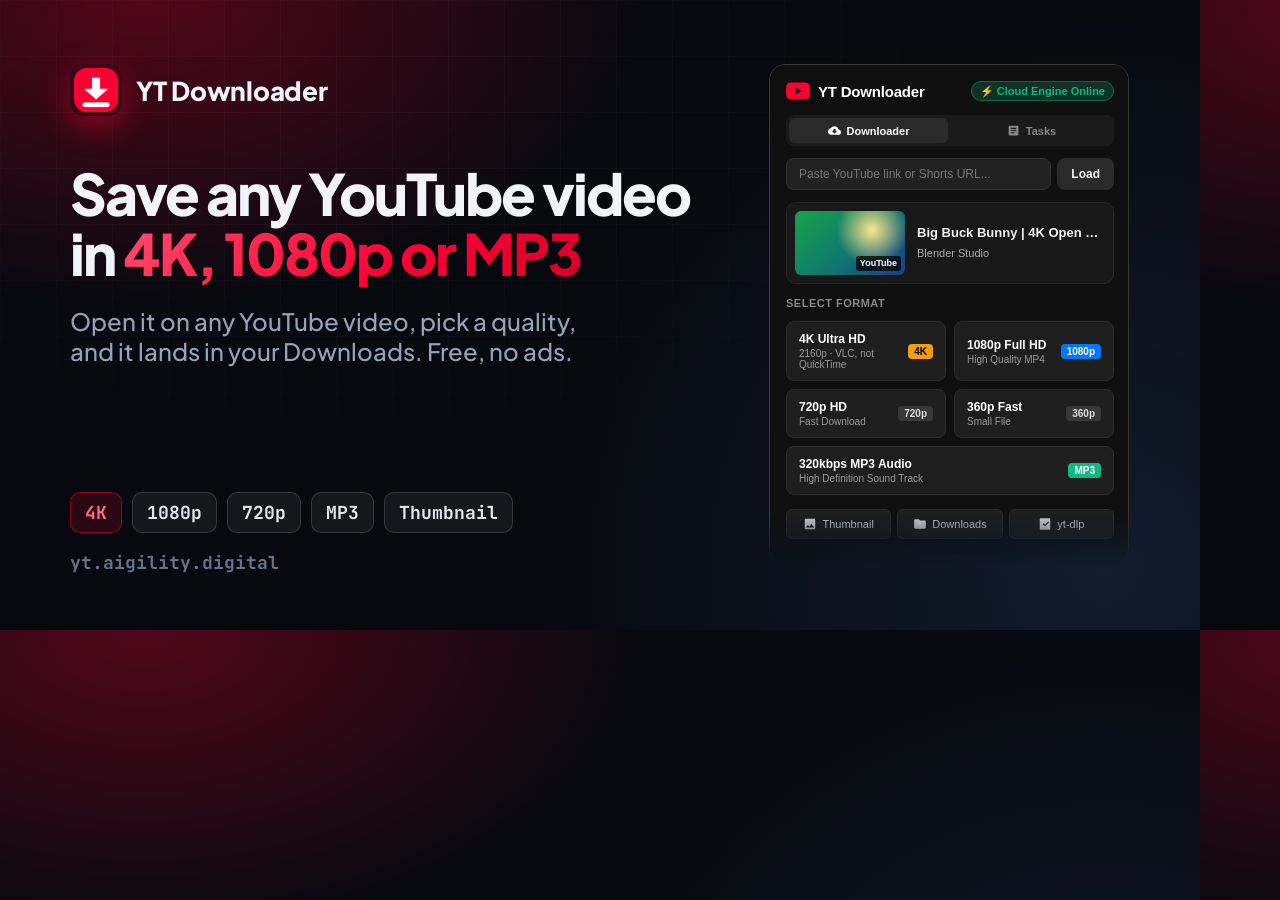
<file: landing/og-image.html>
<!DOCTYPE html>
<!--
  Source for the Open Graph / social preview image (landing/og.png, 1200x630).
  The popup on the right is the real one: og-popup.html (generated from popup/popup.html).
  Re-render after editing:
    "/Applications/Microsoft Edge.app/Contents/MacOS/Microsoft Edge" --headless=new \
      --user-data-dir="$(mktemp -d)" --hide-scrollbars --force-device-scale-factor=1 \
      --window-size=1200,630 --virtual-time-budget=6000 \
      --screenshot="$PWD/landing/og.png" "file://$PWD/landing/og-image.html"
-->
<html lang="en">
<head>
<meta charset="UTF-8">
<title>YT Downloader social image</title>
<link href="https://fonts.googleapis.com/css2?family=Plus+Jakarta+Sans:wght@500;600;700;800&family=JetBrains+Mono:wght@700&display=swap" rel="stylesheet">
<style>
  * { box-sizing: border-box; margin: 0; padding: 0; }
  html, body { width: 1200px; height: 630px; overflow: hidden; }
  body {
    font-family: 'Plus Jakarta Sans', -apple-system, sans-serif;
    color: #f1f5f9;
    background:
      radial-gradient(ellipse 60% 70% at 12% 0%, rgba(255, 0, 51, 0.30), transparent 70%),
      radial-gradient(circle at 92% 90%, rgba(96, 165, 250, 0.12), transparent 45%),
      #07090f;
    position: relative;
    -webkit-font-smoothing: antialiased;
  }
  body::after {
    content: ""; position: absolute; inset: 0; pointer-events: none;
    background-image: linear-gradient(rgba(255,255,255,0.03) 1px, transparent 1px), linear-gradient(90deg, rgba(255,255,255,0.03) 1px, transparent 1px);
    background-size: 56px 56px;
    mask-image: radial-gradient(ellipse 80% 80% at 30% 20%, #000 20%, transparent 75%);
  }
  .wrap { position: relative; z-index: 1; display: grid; grid-template-columns: 1fr 362px; gap: 52px; height: 100%; padding: 64px 70px 56px; }
  .left { display: flex; flex-direction: column; }
  .brand { display: flex; align-items: center; gap: 14px; font-weight: 800; font-size: 26px; letter-spacing: -0.01em; }
  .brand img { width: 52px; height: 52px; border-radius: 14px; box-shadow: 0 10px 30px rgba(255, 0, 51, 0.45); }
  h1 { margin-top: 48px; font-size: 57px; line-height: 1.05; font-weight: 800; letter-spacing: -0.035em; }
  h1 .grad { background: linear-gradient(135deg, #ff4d6d, #ff0033 60%, #d4002b); -webkit-background-clip: text; background-clip: text; color: transparent; }
  .sub { margin-top: 22px; font-size: 24px; color: #94a3b8; font-weight: 500; }
  .chips { margin-top: auto; display: flex; gap: 10px; }
  .chip { font-family: 'JetBrains Mono', monospace; font-weight: 700; font-size: 18px; padding: 8px 14px; border-radius: 10px; background: rgba(255,255,255,0.06); border: 1px solid rgba(255,255,255,0.14); color: #e2e8f0; }
  .chip.hot { background: rgba(255, 0, 51, 0.14); border-color: rgba(255, 0, 51, 0.45); color: #ff6b85; }
  .url { margin-top: 18px; font-family: 'JetBrains Mono', monospace; font-size: 18px; color: #64748b; font-weight: 700; }

  .right { display: flex; align-items: flex-start; justify-content: center; }
  /* The real extension popup (og-popup.html + popup/popup.css), cropped and faded at the bottom */
  .popup { width: 360px; height: 500px; border: 1px solid rgba(255,255,255,0.16); border-radius: 16px; background: #0f0f0f;
           box-shadow: 0 30px 70px rgba(0,0,0,0.55), 0 0 0 6px rgba(255,255,255,0.03);
           -webkit-mask-image: linear-gradient(#000 90%, transparent); mask-image: linear-gradient(#000 90%, transparent); }
</style>
</head>
<body>
  <div class="wrap">
    <div class="left">
      <div class="brand"><img src="../icons/icon128.png" alt="">YT Downloader</div>
      <h1>Save any YouTube video<br>in <span class="grad">4K, 1080p or MP3</span></h1>
      <p class="sub">Open it on any YouTube video, pick a quality,<br>and it lands in your Downloads. Free, no ads.</p>
      <div class="chips"><span class="chip hot">4K</span><span class="chip">1080p</span><span class="chip">720p</span><span class="chip">MP3</span><span class="chip">Thumbnail</span></div>
      <div class="url">yt.aigility.digital</div>
    </div>
    <div class="right">
      <iframe class="popup" src="og-popup.html" title=""></iframe>
    </div>
  </div>
</body>
</html>
</file>
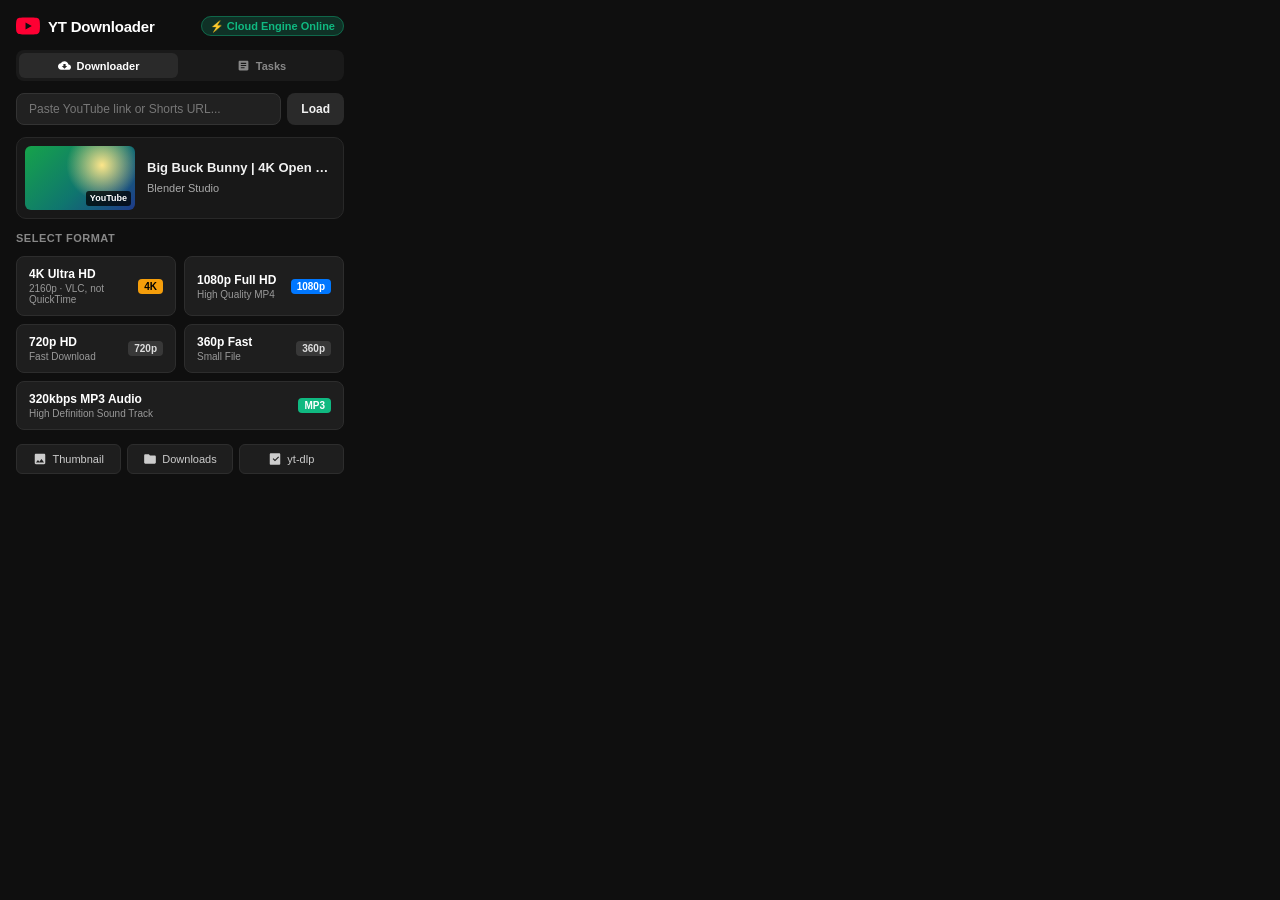
<file: landing/og-popup.html>
<!DOCTYPE html>
<!-- Static copy of the real extension popup, used inside og-image.html.
     Generated from popup/popup.html; styled by the real popup/popup.css. -->
<html lang="en"><head><meta charset="UTF-8"><link rel="stylesheet" href="../popup/popup.css">
<style>body { overflow: hidden; }</style></head>
<body><div class="app-container"><header class="app-header">
      <div class="brand">
        <svg class="yt-icon" viewBox="0 0 24 24">
          <path fill="#FF0033" d="M23.498 6.186a3.016 3.016 0 0 0-2.122-2.136C19.505 3.545 12 3.545 12 3.545s-7.505 0-9.377.505A3.017 3.017 0 0 0 .502 6.186C0 8.07 0 12 0 12s0 3.93.502 5.814a3.016 3.016 0 0 0 2.122 2.136c1.871.505 9.376.505 9.376.505s7.505 0 9.377-.505a3.015 3.015 0 0 0 2.122-2.136C24 15.93 24 12 24 12s0-3.93-.502-5.814zM9.545 15.568V8.432L15.818 12l-6.273 3.568z"/>
        </svg>
        <span class="brand-title">YT Downloader</span>
      </div>
      <div class="header-actions">
        <span class="badge badge-connected">⚡ Cloud Engine Online</span>
      </div>
    </header><div class="tabs-header">
      <button class="tab-btn active">
        <svg viewBox="0 0 24 24" class="tab-icon"><path fill="currentColor" d="M19.35 10.04C18.67 6.59 15.64 4 12 4 9.11 4 6.6 5.64 5.35 8.04 2.34 8.36 0 10.91 0 14c0 3.31 2.69 6 6 6h13c2.76 0 5-2.24 5-5 0-2.64-2.05-4.78-4.65-4.96zM17 13l-5 5-5-5h3V9h4v4h3z"/></svg>
        <span>Downloader</span>
      </button>
      <button class="tab-btn">
        <svg viewBox="0 0 24 24" class="tab-icon"><path fill="currentColor" d="M19 3H5c-1.1 0-2 .9-2 2v14c0 1.1.9 2 2 2h14c1.1 0 2-.9 2-2V5c0-1.1-.9-2-2-2zm-5 14H7v-2h7v2zm3-4H7v-2h10v2zm0-4H7V7h10v2z"/></svg>
        <span>Tasks</span>
        <span class="tab-badge hidden">0</span>
      </button>
    </div><div class="url-input-container">
        <input type="text" placeholder="Paste YouTube link or Shorts URL..." />
        <button class="btn btn-secondary">Load</button>
      </div><div class="video-card">
        <div class="thumbnail-wrapper">
          <div style="width:100%;height:100%;background:radial-gradient(circle at 70% 30%,#fde68a,transparent 40%),linear-gradient(135deg,#16a34a,#0f766e 55%,#1e3a8a)"></div>
          <span class="thumbnail-badge">YouTube</span>
        </div>
        <div class="video-info">
          <h3>Big Buck Bunny | 4K Open Movie</h3>
          <p>Blender Studio</p>
        </div>
      </div><div class="download-section">
        <div class="section-label">Select Format</div>

        <div class="options-grid">
          
          <button class="dl-card" data-quality="4k">
            <div class="dl-card-content">
              <span class="dl-card-title">4K Ultra HD</span>
              <span class="dl-card-sub">2160p · VLC, not QuickTime</span>
            </div>
            <span class="chip chip-gold">4K</span>
          </button>

          
          <button class="dl-card" data-quality="1080p">
            <div class="dl-card-content">
              <span class="dl-card-title">1080p Full HD</span>
              <span class="dl-card-sub">High Quality MP4</span>
            </div>
            <span class="chip chip-blue">1080p</span>
          </button>

          
          <button class="dl-card" data-quality="720p">
            <div class="dl-card-content">
              <span class="dl-card-title">720p HD</span>
              <span class="dl-card-sub">Fast Download</span>
            </div>
            <span class="chip chip-gray">720p</span>
          </button>

          
          <button class="dl-card" data-quality="360p">
            <div class="dl-card-content">
              <span class="dl-card-title">360p Fast</span>
              <span class="dl-card-sub">Small File</span>
            </div>
            <span class="chip chip-gray">360p</span>
          </button>

          
          <button class="dl-card" data-quality="mp3" style="grid-column: span 2;">
            <div class="dl-card-content">
              <span class="dl-card-title">320kbps MP3 Audio</span>
              <span class="dl-card-sub">High Definition Sound Track</span>
            </div>
            <span class="chip chip-green">MP3</span>
          </button>
        </div>

        
        <div class="quick-tools">
          <button class="tool-btn" title="Save MaxRes Thumbnail">
            <svg viewBox="0 0 24 24"><path fill="currentColor" d="M21 19V5c0-1.1-.9-2-2-2H5c-1.1 0-2 .9-2 2v14c0 1.1.9 2 2 2h14c1.1 0 2-.9 2-2zM8.5 13.5l2.5 3.01L14.5 12l4.5 6H5l3.5-4.5z"/></svg>
            Thumbnail
          </button>
          <button class="tool-btn" title="Open Downloads Folder">
            <svg viewBox="0 0 24 24"><path fill="currentColor" d="M10 4H4c-1.1 0-1.99.9-1.99 2L2 18c0 1.1.9 2 2 2h16c1.1 0 2-.9 2-2V8c0-1.1-.9-2-2-2h-8l-2-2z"/></svg>
            Downloads
          </button>
          <button class="tool-btn" title="Copy CLI Command">
            <svg viewBox="0 0 24 24"><path fill="currentColor" d="M19 2h-14c-1.11 0-2 .9-2 2v16c0 1.1.89 2 2 2h14c1.1 0 2-.9 2-2V4c0-1.1-.9-2-2-2zm-7 14l-4-4 1.41-1.41L12 13.17l5.59-5.59L19 9l-7 7z"/></svg>
            yt-dlp
          </button>
        </div>
      </div></div></body></html>
</file>
<file: popup/popup.css>
/* popup.css - Native Downloader Dark Theme */

* {
  box-sizing: border-box;
  margin: 0;
  padding: 0;
}

body {
  width: 360px;
  background-color: #0f0f0f;
  color: #f1f1f1;
  font-family: -apple-system, BlinkMacSystemFont, "Segoe UI", Roboto, "YouTube Sans", Helvetica, Arial, sans-serif;
  font-size: 13px;
  line-height: 1.4;
  overflow-x: hidden;
  user-select: none;
}

.app-container {
  padding: 14px 16px;
  display: flex;
  flex-direction: column;
  gap: 12px;
}

/* Header */
.app-header {
  display: flex;
  align-items: center;
  justify-content: space-between;
}

.brand {
  display: flex;
  align-items: center;
  gap: 8px;
}

.yt-icon {
  width: 24px;
  height: 24px;
}

.brand-title {
  font-size: 15px;
  font-weight: 700;
  letter-spacing: -0.2px;
  color: #ffffff;
}

.badge {
  font-size: 11px;
  font-weight: 600;
  padding: 3px 8px;
  border-radius: 12px;
}

.badge-connected {
  background: rgba(16, 185, 129, 0.2);
  color: #10b981;
  border: 1px solid rgba(16, 185, 129, 0.4);
}

.badge-ready {
  background: rgba(62, 166, 255, 0.18);
  color: #3ea6ff;
  border: 1px solid rgba(62, 166, 255, 0.35);
}

.badge-offline {
  background: rgba(239, 68, 68, 0.2);
  color: #ef4444;
  border: 1px solid rgba(239, 68, 68, 0.4);
}

.badge-checking {
  display: inline-flex;
  align-items: center;
  gap: 5px;
  background: rgba(255, 255, 255, 0.06);
  color: #aaaaaa;
  border: 1px solid #333333;
}

/* Spinner (shared) */
.spinner {
  display: inline-block;
  flex: none;
  width: 12px;
  height: 12px;
  border: 2px solid rgba(255, 255, 255, 0.2);
  border-top-color: currentColor;
  border-radius: 50%;
  animation: spin 0.7s linear infinite;
}

.badge .spinner {
  width: 9px;
  height: 9px;
  border-width: 1.5px;
}

.btn .spinner {
  vertical-align: -2px;
  margin-right: 6px;
}

@keyframes spin {
  to { transform: rotate(360deg); }
}

/* Engine Offline Alert */
.engine-alert {
  background: #1e1818;
  border: 1px solid #4a2020;
  border-radius: 10px;
  padding: 12px;
  display: flex;
  flex-direction: column;
  gap: 6px;
}

.engine-alert-header {
  font-weight: 700;
  color: #ff6b6b;
  font-size: 12px;
}

.engine-alert p {
  font-size: 11px;
  color: #bbbbbb;
  line-height: 1.4;
}

.code-pill {
  display: flex;
  align-items: center;
  justify-content: space-between;
  background: #0f0f0f;
  border: 1px solid #332020;
  border-radius: 6px;
  padding: 6px 8px;
  font-family: monospace;
  font-size: 11px;
  color: #3ea6ff;
}

.mini-btn {
  background: #ff0033;
  color: #fff;
  border: none;
  border-radius: 4px;
  padding: 2px 8px;
  font-size: 10px;
  font-weight: 600;
  cursor: pointer;
}

.mini-btn:hover {
  background: #cc0029;
}

/* URL Input */
.url-input-container {
  display: flex;
  gap: 6px;
}

.url-input-container input {
  flex: 1;
  background: #212121;
  border: 1px solid #333333;
  color: #ffffff;
  padding: 8px 12px;
  border-radius: 8px;
  font-size: 12px;
  outline: none;
  transition: border-color 0.15s;
}

.url-input-container input:focus {
  border-color: #ff0033;
}

.url-input-container input::placeholder {
  color: #777777;
}

.btn {
  border: none;
  cursor: pointer;
  font-weight: 600;
  font-size: 12px;
  border-radius: 8px;
  padding: 8px 14px;
  transition: background 0.15s, transform 0.1s;
}

.btn:active {
  transform: scale(0.98);
}

.btn:disabled {
  opacity: 0.75;
  cursor: default;
  transform: none;
}

.btn-secondary {
  background: #2a2a2a;
  color: #f1f1f1;
}

.btn-secondary:hover {
  background: #383838;
}

/* Video Card */
.video-card {
  display: flex;
  gap: 12px;
  background: #181818;
  border: 1px solid #282828;
  border-radius: 10px;
  padding: 8px;
  align-items: center;
}

.thumbnail-wrapper {
  position: relative;
  width: 110px;
  height: 64px;
  border-radius: 6px;
  overflow: hidden;
  flex-shrink: 0;
  background: #000;
}

.thumbnail-wrapper img {
  width: 100%;
  height: 100%;
  object-fit: cover;
}

.thumbnail-badge {
  position: absolute;
  bottom: 4px;
  right: 4px;
  background: rgba(0, 0, 0, 0.75);
  color: #fff;
  font-size: 9px;
  font-weight: 600;
  padding: 1px 4px;
  border-radius: 3px;
}

.video-info {
  flex: 1;
  min-width: 0;
}

.video-info h3 {
  font-size: 13px;
  font-weight: 600;
  color: #f1f1f1;
  white-space: nowrap;
  overflow: hidden;
  text-overflow: ellipsis;
  margin-bottom: 4px;
}

.video-info p {
  font-size: 11px;
  color: #aaaaaa;
  white-space: nowrap;
  overflow: hidden;
  text-overflow: ellipsis;
}

/* Progress Card */
.progress-card {
  background: #162238;
  border: 1px solid #1f3b6d;
  border-radius: 10px;
  padding: 12px;
  display: flex;
  flex-direction: column;
  gap: 6px;
  animation: fadeIn 0.2s;
}

.progress-header {
  display: flex;
  justify-content: space-between;
  align-items: center;
  gap: 8px;
  font-size: 12px;
  font-weight: 600;
  color: #3ea6ff;
}

.progress-title {
  display: inline-flex;
  align-items: center;
  gap: 7px;
  min-width: 0;
}

.progress-file {
  font-size: 11px;
  color: #cfd8e6;
  white-space: nowrap;
  overflow: hidden;
  text-overflow: ellipsis;
}

.progress-file:empty {
  display: none;
}

.progress-card.is-done {
  background: rgba(16, 185, 129, 0.1);
  border-color: rgba(16, 185, 129, 0.45);
}

.progress-card.is-done .progress-header {
  color: #10b981;
}

.progress-card.is-error {
  background: rgba(239, 68, 68, 0.1);
  border-color: rgba(239, 68, 68, 0.45);
}

.progress-card.is-error .progress-header {
  color: #ef4444;
}

.progress-card.is-error .progress-bar-bg {
  display: none;
}

.progress-bar-bg {
  width: 100%;
  height: 8px;
  background: rgba(255, 255, 255, 0.1);
  border-radius: 4px;
  overflow: hidden;
}

.progress-bar-fill {
  height: 100%;
  width: 0%;
  background: linear-gradient(90deg, #3ea6ff, #10b981);
  transition: width 0.3s ease;
}

.progress-bar-fill.indeterminate {
  width: 35% !important;
  transition: none;
  animation: indeterminate 1.3s ease-in-out infinite;
}

@keyframes indeterminate {
  from { transform: translateX(-100%); }
  to { transform: translateX(290%); }
}

.progress-footer {
  display: flex;
  justify-content: space-between;
  align-items: center;
  gap: 8px;
  font-size: 10px;
  color: #90b8e6;
}

.progress-actions {
  display: inline-flex;
  gap: 6px;
  flex: none;
}

.mini-action-btn {
  background: none;
  border: 1px solid rgba(16, 185, 129, 0.45);
  color: #10b981;
  border-radius: 4px;
  padding: 2px 8px;
  font-size: 10px;
  font-weight: 600;
  cursor: pointer;
  transition: background 0.15s;
}

.mini-action-btn:hover {
  background: rgba(16, 185, 129, 0.18);
}

.mini-action-blue {
  border-color: rgba(62, 166, 255, 0.5);
  color: #3ea6ff;
}

.mini-action-blue:hover {
  background: rgba(62, 166, 255, 0.18);
}

@media (prefers-reduced-motion: reduce) {
  .spinner { animation-duration: 1.8s; }
  .progress-bar-fill.indeterminate { animation: none; width: 100% !important; opacity: 0.45; }
}

/* Status Banner */
.status-banner {
  padding: 8px 12px;
  border-radius: 6px;
  font-size: 12px;
  text-align: center;
  font-weight: 500;
  animation: fadeIn 0.2s;
}

.status-banner.info {
  background: rgba(62, 166, 255, 0.15);
  color: #3ea6ff;
  border: 1px solid rgba(62, 166, 255, 0.3);
}

.status-banner.success {
  background: rgba(16, 185, 129, 0.15);
  color: #10b981;
  border: 1px solid rgba(16, 185, 129, 0.3);
}

.status-banner.error {
  background: rgba(239, 68, 68, 0.15);
  color: #ef4444;
  border: 1px solid rgba(239, 68, 68, 0.3);
}

/* Session opt-in */
.session-card {
  background: #161616;
  border: 1px solid #2d2d2d;
  border-radius: 8px;
  padding: 9px 11px;
  transition: border-color 0.2s, box-shadow 0.2s;
}

.session-card.attention {
  border-color: rgba(239, 68, 68, 0.6);
  box-shadow: 0 0 0 2px rgba(239, 68, 68, 0.15);
}

.session-toggle {
  display: flex;
  align-items: flex-start;
  gap: 10px;
  cursor: pointer;
}

.session-toggle input {
  position: absolute;
  opacity: 0;
  width: 0;
  height: 0;
}

.switch {
  flex: none;
  position: relative;
  width: 30px;
  height: 17px;
  margin-top: 1px;
  border-radius: 999px;
  background: #3a3a3a;
  transition: background 0.15s;
}

.switch::after {
  content: "";
  position: absolute;
  top: 2px;
  left: 2px;
  width: 13px;
  height: 13px;
  border-radius: 50%;
  background: #f1f1f1;
  transition: transform 0.15s;
}

.session-toggle input:checked + .switch {
  background: #10b981;
}

.session-toggle input:checked + .switch::after {
  transform: translateX(13px);
}

.session-toggle input:focus-visible + .switch {
  outline: 2px solid #3ea6ff;
  outline-offset: 2px;
}

.session-text {
  display: flex;
  flex-direction: column;
  gap: 2px;
}

.session-title {
  font-size: 12px;
  font-weight: 600;
  color: #f1f1f1;
}

.session-sub {
  font-size: 11px;
  color: #888888;
  line-height: 1.35;
}

/* Download Section */
.download-section {
  display: flex;
  flex-direction: column;
  gap: 10px;
}

.section-label {
  font-size: 11px;
  font-weight: 600;
  text-transform: uppercase;
  color: #888888;
  letter-spacing: 0.5px;
}

.options-grid {
  display: grid;
  grid-template-columns: 1fr 1fr;
  gap: 8px;
}

.dl-card {
  display: flex;
  align-items: center;
  justify-content: space-between;
  background: #1e1e1e;
  border: 1px solid #2d2d2d;
  border-radius: 8px;
  padding: 10px 12px;
  cursor: pointer;
  text-align: left;
  transition: all 0.15s ease;
}

.dl-card:hover {
  background: #2a2a2a;
  border-color: #444;
  transform: translateY(-1px);
}

.dl-card:active {
  transform: translateY(0);
}

.dl-card .card-spinner {
  display: none;
  color: #3ea6ff;
}

.dl-card.loading {
  border-color: #3ea6ff;
  background: #162238;
}

.dl-card.loading .card-spinner {
  display: inline-block;
}

.dl-card.loading .chip {
  display: none;
}

.dl-card.busy {
  pointer-events: none;
}

.dl-card.busy:not(.loading) {
  opacity: 0.45;
}

.dl-card-content {
  display: flex;
  flex-direction: column;
}

.dl-card-title {
  font-size: 12px;
  font-weight: 600;
  color: #ffffff;
}

.dl-card-sub {
  font-size: 10px;
  color: #999999;
  margin-top: 2px;
}

.chip {
  font-size: 10px;
  font-weight: 700;
  padding: 2px 6px;
  border-radius: 4px;
}

.chip-gold {
  background: #f59e0b;
  color: #000;
}

.chip-blue {
  background: #0077ff;
  color: #fff;
}

.chip-gray {
  background: #383838;
  color: #ddd;
}

.chip-green {
  background: #10b981;
  color: #fff;
}

/* Quick Tools */
.quick-tools {
  display: flex;
  gap: 6px;
  margin-top: 4px;
}

.tool-btn {
  flex: 1;
  display: flex;
  align-items: center;
  justify-content: center;
  gap: 5px;
  background: #1e1e1e;
  border: 1px solid #2d2d2d;
  color: #cccccc;
  font-size: 11px;
  font-weight: 500;
  padding: 7px 4px;
  border-radius: 6px;
  cursor: pointer;
  transition: background 0.15s, color 0.15s;
}

.tool-btn:hover {
  background: #2a2a2a;
  color: #ffffff;
}

.tool-btn svg {
  width: 14px;
  height: 14px;
}

/* Empty State */
.empty-state {
  display: flex;
  flex-direction: column;
  align-items: center;
  justify-content: center;
  padding: 24px 16px;
  text-align: center;
  color: #777777;
  gap: 12px;
}

.empty-icon {
  width: 44px;
  height: 44px;
  opacity: 0.6;
}

.empty-state p {
  font-size: 12px;
  line-height: 1.5;
}

.hidden {
  display: none !important;
}

@keyframes fadeIn {
  from { opacity: 0; transform: translateY(-4px); }
  to { opacity: 1; transform: translateY(0); }
}

/* Navigation Tabs */
.tabs-header {
  display: flex;
  background: #1a1a1a;
  border-radius: 8px;
  padding: 3px;
  gap: 4px;
}

.tab-btn {
  flex: 1;
  display: flex;
  align-items: center;
  justify-content: center;
  gap: 6px;
  background: transparent;
  border: none;
  color: #888888;
  font-size: 11px;
  font-weight: 600;
  padding: 6px 10px;
  border-radius: 6px;
  cursor: pointer;
  transition: all 0.15s ease;
}

.tab-btn:hover {
  color: #cccccc;
}

.tab-btn.active {
  background: #2a2a2a;
  color: #ffffff;
}

.tab-icon {
  width: 13px;
  height: 13px;
}

.tab-badge {
  font-size: 9px;
  background: #10b981;
  color: #ffffff;
  padding: 1px 5px;
  border-radius: 10px;
  font-weight: 700;
  animation: pulseGreen 1.6s infinite;
}

@keyframes pulseGreen {
  0% { transform: scale(1); }
  50% { transform: scale(1.15); }
  100% { transform: scale(1); }
}

.tab-view {
  display: flex;
  flex-direction: column;
  gap: 12px;
}

/* Disabled 4K Card */
.dl-card.disabled {
  opacity: 0.38 !important;
  cursor: not-allowed !important;
  pointer-events: none !important;
  background: #151515 !important;
  border-color: #222222 !important;
}

.dl-card.disabled:hover {
  transform: none !important;
  background: #151515 !important;
}

.chip-disabled {
  background: #282828 !important;
  color: #666666 !important;
}

/* Tasks & History Sections */
.tasks-section {
  display: flex;
  flex-direction: column;
  gap: 8px;
}

.tasks-section-header {
  display: flex;
  justify-content: space-between;
  align-items: center;
  font-size: 11px;
  font-weight: 600;
  text-transform: uppercase;
  color: #888888;
  letter-spacing: 0.5px;
}

.counter-chip {
  background: #222222;
  color: #10b981;
  font-size: 10px;
  padding: 1px 6px;
  border-radius: 10px;
  font-weight: 700;
}

.text-action-btn {
  background: none;
  border: none;
  color: #888888;
  font-size: 11px;
  cursor: pointer;
  text-decoration: underline;
  padding: 0;
}

.text-action-btn:hover {
  color: #ef4444;
}

.tasks-list {
  display: flex;
  flex-direction: column;
  gap: 6px;
  max-height: 220px;
  overflow-y: auto;
}

.tasks-empty-mini {
  font-size: 11px;
  color: #555555;
  text-align: center;
  padding: 14px 8px;
  background: #141414;
  border-radius: 8px;
  border: 1px dashed #222222;
}

.task-card {
  display: flex;
  align-items: center;
  gap: 10px;
  background: #181818;
  border: 1px solid #262626;
  border-radius: 8px;
  padding: 8px 10px;
  transition: border-color 0.15s ease;
}

.task-card:hover {
  border-color: #383838;
}

.task-card-thumb {
  width: 52px;
  height: 32px;
  border-radius: 4px;
  object-fit: cover;
  background: #000;
  flex-shrink: 0;
}

.task-card-info {
  flex: 1;
  min-width: 0;
  display: flex;
  flex-direction: column;
  gap: 3px;
}

.task-card-title {
  font-size: 11px;
  font-weight: 600;
  color: #ffffff;
  white-space: nowrap;
  overflow: hidden;
  text-overflow: ellipsis;
}

.task-card-sub {
  font-size: 10px;
  color: #888888;
  display: flex;
  align-items: center;
  gap: 6px;
}

.task-card-actions {
  display: flex;
  align-items: center;
  gap: 6px;
  flex-shrink: 0;
}

.action-icon-btn {
  background: #242424;
  border: 1px solid #333333;
  color: #cccccc;
  border-radius: 6px;
  width: 26px;
  height: 26px;
  display: flex;
  align-items: center;
  justify-content: center;
  cursor: pointer;
  transition: all 0.15s ease;
}

.action-icon-btn:hover {
  background: #333333;
  color: #ffffff;
}

.action-icon-btn.danger:hover {
  background: rgba(239, 68, 68, 0.2);
  color: #ef4444;
  border-color: rgba(239, 68, 68, 0.4);
}

.action-icon-btn svg {
  width: 13px;
  height: 13px;
}

.mini-cancel-btn {
  background: none;
  border: 1px solid rgba(239, 68, 68, 0.4);
  color: #ef4444;
  border-radius: 4px;
  padding: 2px 8px;
  font-size: 10px;
  font-weight: 600;
  cursor: pointer;
  transition: background 0.15s;
}

.mini-cancel-btn:hover {
  background: rgba(239, 68, 68, 0.2);
}

/* Buy Me A Coffee Banner */
.coffee-card {
  margin-top: 6px;
  padding-top: 10px;
  border-top: 1px solid #222222;
}

.coffee-btn {
  display: flex;
  align-items: center;
  justify-content: center;
  gap: 8px;
  width: 100%;
  padding: 8px 12px;
  background: #ffdd00;
  color: #000000;
  text-decoration: none;
  border-radius: 8px;
  font-size: 11px;
  font-weight: 700;
  letter-spacing: 0.2px;
  transition: transform 0.15s ease, background 0.15s ease, box-shadow 0.15s ease;
  box-shadow: 0 2px 8px rgba(255, 221, 0, 0.2);
  box-sizing: border-box;
}

.coffee-btn:hover {
  background: #ffea47;
  transform: translateY(-1px);
  box-shadow: 0 4px 12px rgba(255, 221, 0, 0.35);
}

.coffee-btn:active {
  transform: translateY(0);
}

.coffee-icon {
  width: 15px;
  height: 15px;
}
</file>
